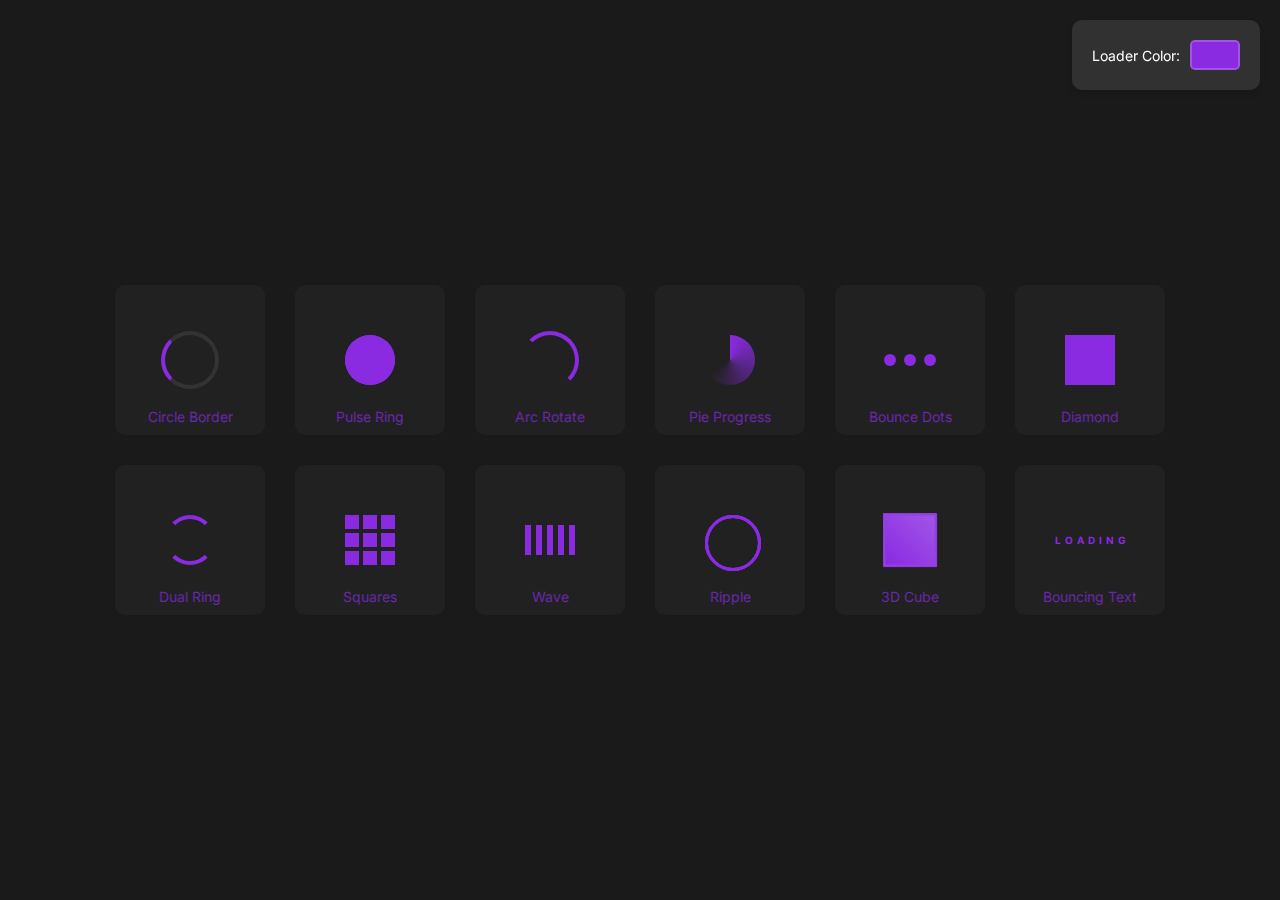
<file: Loaders/index.html>
<!DOCTYPE html>
<html lang="en">
<head>
    <meta charset="UTF-8">
    <meta name="viewport" content="width=device-width, initial-scale=1.0">
    <title>CSS Loaders</title>
    <link rel="stylesheet" href="style.css">
</head>
<body>
    <div class="controls">
        <label>
            Loader Color:
            <input type="color" value="#8A2BE2" onchange="document.documentElement.style.setProperty('--loader-color', this.value)">
        </label>
    </div>

    <div class="container">
        <div class="loader-box" data-label="Circle Border">
            <div class="loader-1"></div>
        </div>
        
        <div class="loader-box" data-label="Pulse Ring">
            <div class="loader-2"></div>
        </div>
        
        <div class="loader-box" data-label="Arc Rotate">
            <div class="loader-3"></div>
        </div>
        
        <div class="loader-box" data-label="Pie Progress">
            <div class="loader-4"></div>
        </div>
        
        <div class="loader-box" data-label="Bounce Dots">
            <div class="loader-5">
                <div class="dot"></div>
                <div class="dot"></div>
                <div class="dot"></div>
            </div>
        </div>
        
        <div class="loader-box" data-label="Diamond">
            <div class="loader-6"></div>
        </div>

        <div class="loader-box" data-label="Dual Ring">
            <div class="loader-7"></div>
        </div>

        <div class="loader-box" data-label="Squares">
            <div class="loader-8">
                <div class="square"></div>
                <div class="square"></div>
                <div class="square"></div>
                <div class="square"></div>
                <div class="square"></div>
                <div class="square"></div>
                <div class="square"></div>
                <div class="square"></div>
                <div class="square"></div>
            </div>
        </div>

        <div class="loader-box" data-label="Wave">
            <div class="loader-9">
                <div class="bar"></div>
                <div class="bar"></div>
                <div class="bar"></div>
                <div class="bar"></div>
                <div class="bar"></div>
            </div>
        </div>

        <div class="loader-box" data-label="Ripple">
            <div class="loader-10">
                <span></span>
                <span></span>
                <span></span>
            </div>
        </div>

        <div class="loader-box" data-label="3D Cube">
            <div class="loader-11">
                <div class="cube">
                    <div class="face face-front"></div>
                    <div class="face face-back"></div>
                    <div class="face face-right"></div>
                    <div class="face face-left"></div>
                    <div class="face face-top"></div>
                    <div class="face face-bottom"></div>
                </div>
            </div>
        </div>

        <div class="loader-box" data-label="Bouncing Text">
            <div class="loader-12">
                <div class="text">
                    <span class="letter">L</span>
                    <span class="letter">O</span>
                    <span class="letter">A</span>
                    <span class="letter">D</span>
                    <span class="letter">I</span>
                    <span class="letter">N</span>
                    <span class="letter">G</span>
                </div>
            </div>
        </div>
    </div>
</body>
</html>
</file>
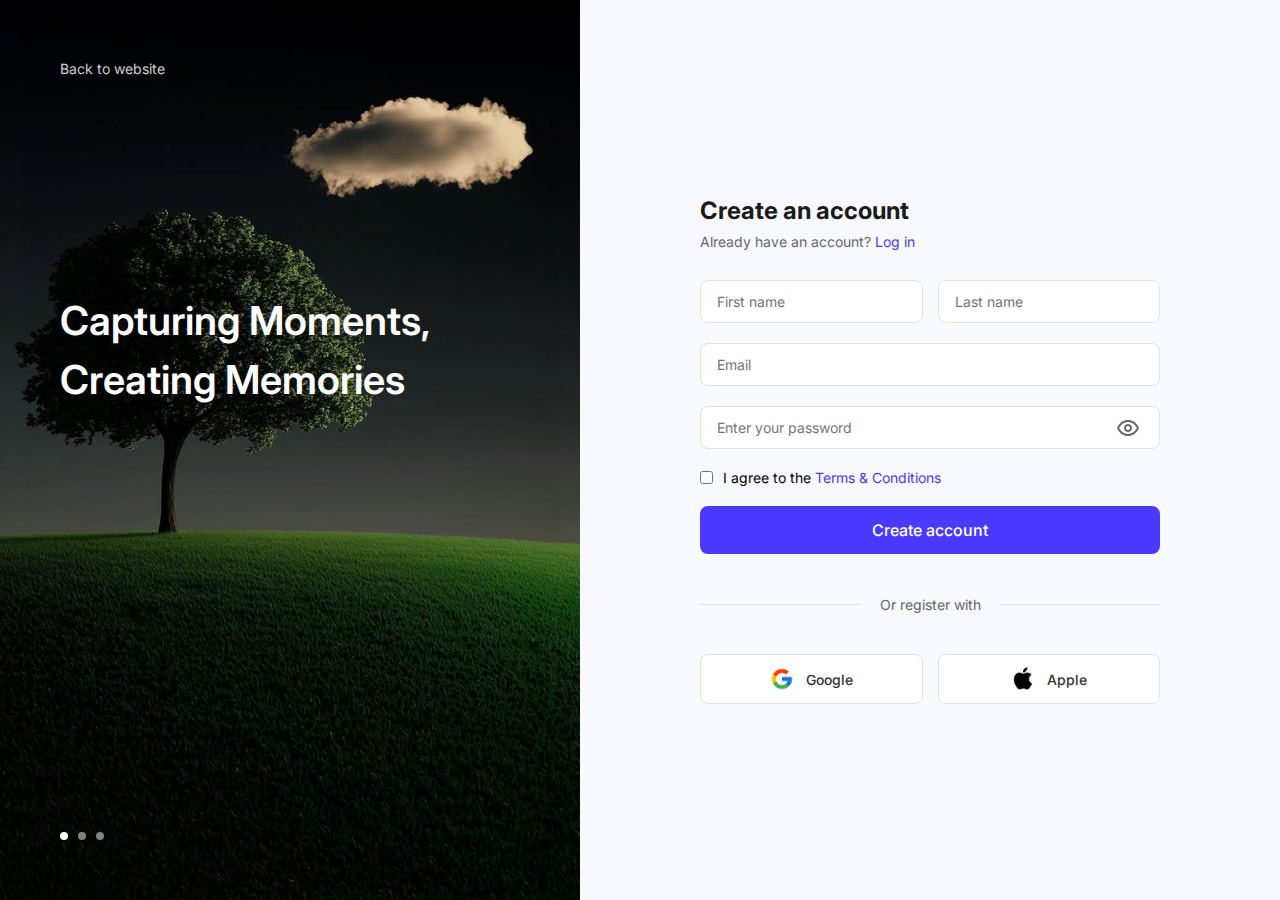
<file: Login/index.html>
<!DOCTYPE html>
<html lang="en">
<head>
    <meta charset="UTF-8">
    <meta name="viewport" content="width=device-width, initial-scale=1.0">
    <title>Login Page</title>
    <link rel="stylesheet" href="style.css">
    <link href="https://fonts.googleapis.com/css2?family=Inter:wght@400;500;600&display=swap" rel="stylesheet">
</head>
<body>
    <div class="container">
        <div class="left-section">
            <div class="left-content">
                <a href="#" class="back-button">Back to website</a>
                <div class="text-animation">
                    <h1 class="main-heading">Capturing Moments,</h1>
                    <h1 class="sub-heading">Creating Memories</h1>
                </div>
                <div class="dots">
                    <span class="dot active"></span>
                    <span class="dot"></span>
                    <span class="dot"></span>
                </div>
            </div>
            <img src="assets/image.jpg" alt="Desert Background" class="background-image">
        </div>
        <div class="right-section">
            <div class="form-container">
                <h2>Create an account</h2>
                <p class="login-link">Already have an account? <a href="#">Log in</a></p>
                
                <form class="signup-form">
                    <div class="name-fields">
                        <input type="text" placeholder="First name" required>
                        <input type="text" placeholder="Last name" required>
                    </div>
                    <input type="email" placeholder="Email" required>
                    <div class="password-field">
                        <input type="password" placeholder="Enter your password" required>
                        <button type="button" class="toggle-password">
                            <img src="assets/eye.png" alt="Toggle password visibility" class="eye-icon">
                        </button>
                    </div>
                    <div class="terms">
                        <input type="checkbox" id="terms" required>
                        <label for="terms">I agree to the <a href="#">Terms & Conditions</a></label>
                    </div>
                    <button type="submit" class="create-account">Create account</button>
                    
                    <div class="divider">
                        <span>Or register with</span>
                    </div>
                    
                    <div class="social-login">
                        <button type="button" class="google-btn">
                            <img src="assets/google.png" alt="Google" class="social-icon">
                            <span>Google</span>
                        </button>
                        <button type="button" class="apple-btn">
                            <img src="assets/apple.png" alt="Apple" class="social-icon">
                            <span>Apple</span>
                        </button>
                    </div>
                </form>
            </div>
        </div>
    </div>
    <script src="script.js"></script>
</body>
</html>
</file>
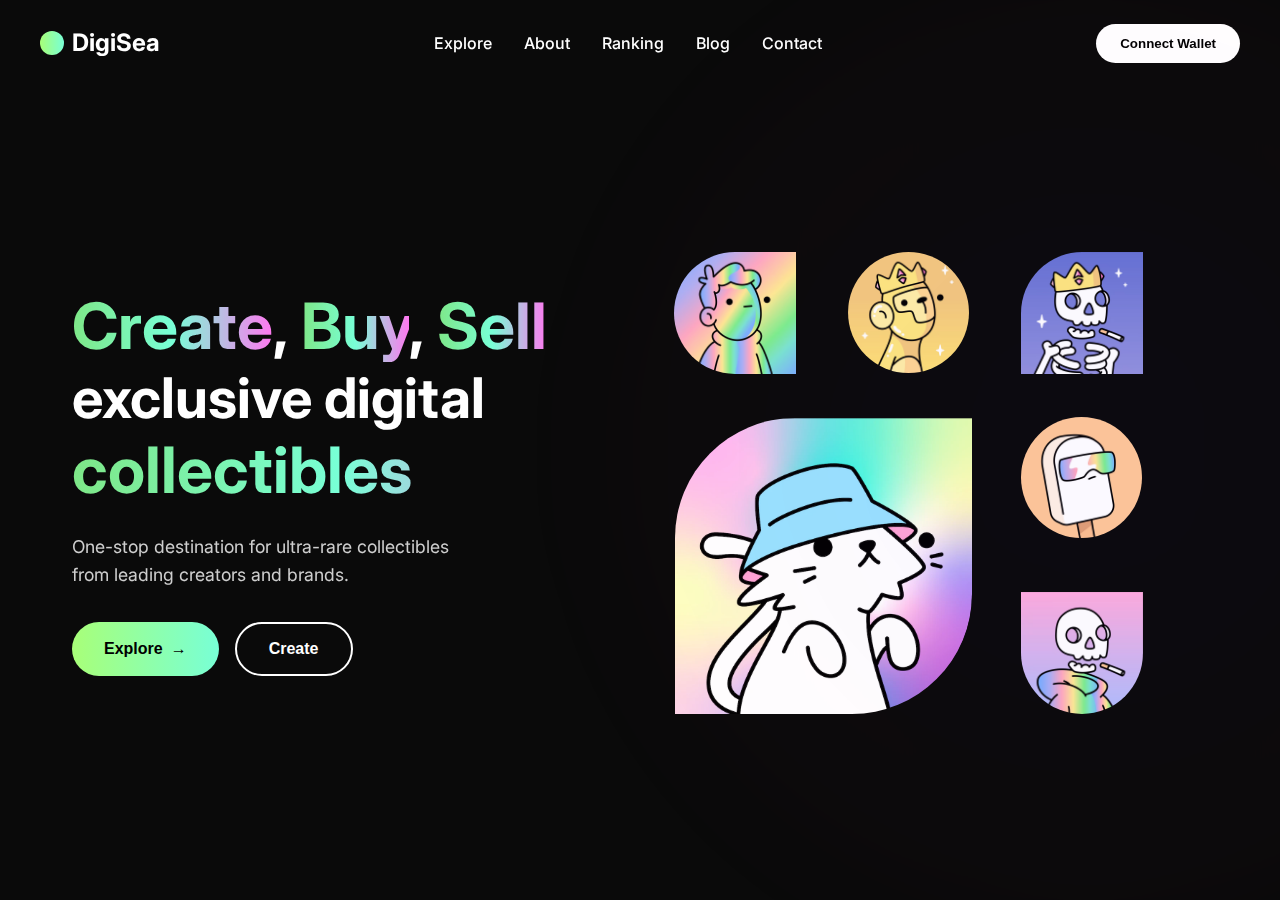
<file: NFT_Landing/index.html>
<!DOCTYPE html>
<html lang="en">
<head>
    <meta charset="UTF-8">
    <meta name="viewport" content="width=device-width, initial-scale=1.0">
    <title>DigiSea</title>
    <link rel="stylesheet" href="style.css">
    <link href="https://fonts.googleapis.com/css2?family=Inter:wght@400;500;600;700&display=swap" rel="stylesheet">
</head>
<body>
    <header>
        <nav>
            <div class="logo">
                <span class="logo-circle"></span>
                <span class="logo-text">DigiSea</span>
            </div>
            <div class="burger-menu">
                <div class="burger-bar"></div>
                <div class="burger-bar"></div>
                <div class="burger-bar"></div>
            </div>
            <ul class="nav-links">
                <li><a href="#explore">Explore</a></li>
                <li><a href="#about">About</a></li>
                <li><a href="#ranking">Ranking</a></li>
                <li><a href="#blog">Blog</a></li>
                <li><a href="#contact">Contact</a></li>
            </ul>
            <div class="mobile-menu">
                <ul class="mobile-nav-links">
                    <li><a href="#explore">Explore</a></li>
                    <li><a href="#about">About</a></li>
                    <li><a href="#ranking">Ranking</a></li>
                    <li><a href="#blog">Blog</a></li>
                    <li><a href="#contact">Contact</a></li>
                </ul>
                <button class="mobile-connect-wallet">Connect Wallet</button>
            </div>
            <button class="connect-wallet">Connect Wallet</button>
        </nav>
    </header>

    <main>
        <section class="hero">
            <div class="hero-content">
                <h1>
                    <span class="gradient-text">Create</span>, 
                    <span class="gradient-text">Buy</span>, 
                    <span class="gradient-text">Sell</span>
                    <div class="subtitle">exclusive digital</div>
                    <div class="gradient-text">collectibles</div>
                </h1>
                <p class="hero-description">
                    One-stop destination for ultra-rare collectibles<br>
                    from leading creators and brands.
                </p>
                <div class="cta-buttons">
                    <button class="explore-btn">Explore <span class="arrow">→</span></button>
                    <button class="create-btn">Create</button>
                </div>
            </div>
            <div class="nft-showcase">
                <div class="nft-grid">

                    <div class="top-row">
                        <div class="nft-item">
                            <img src="assets/1.avif" alt="NFT Character 1">
                        </div>
                        <div class="nft-item">
                            <img src="assets/3.avif" alt="NFT Character 2">
                        </div>
                        <div class="nft-item">
                            <img src="assets/4.avif" alt="NFT Character 3">
                        </div>
                    </div>

                    <div class="bottom-row">
                        <div class="main-nft">
                            <img src="assets/2.webp" alt="Main NFT Character">
                        </div>
                        <div class="right-column">
                            <div class="nft-item">
                                <img src="assets/5.avif" alt="NFT Character 5">
                            </div>
                            <div class="nft-item">
                                <img src="assets/6.avif" alt="NFT Character 6">
                            </div>
                        </div>
                    </div>
                </div>
            </div>
        </section>
    </main>
</body>
<script>
    document.querySelector('.burger-menu').addEventListener('click', function() {
    this.classList.toggle('active');
    document.querySelector('.mobile-menu').classList.toggle('active');
    document.body.classList.toggle('menu-open');
});
</script>
</html>
</file>
<file: Loaders/style.css>
@import url('https://fonts.googleapis.com/css2?family=Inter:ital,opsz,wght@0,14..32,100..900;1,14..32,100..900&display=swap');

:root {
    --loader-color: #8A2BE2;
    --loader-size: 50px;
    --loader-speed: 1s;
    --background-color: #1a1a1a;
}

body {
    margin: 0;
    min-height: 100vh;
    display: flex;
    justify-content: center;
    align-items: center;
    background-color: var(--background-color);
    font-family: Inter, Arial, sans-serif;
}

.container {
    display: flex;
    flex-wrap: wrap;
    justify-content: center;
    gap: 30px;
    padding: 20px;
    max-width: 1200px;
    margin: 0 auto;
}

.loader-box {
    flex: 0 0 auto;
    width: 150px;
    height: 150px;
    display: flex;
    justify-content: center;
    align-items: center;
    background: rgba(255, 255, 255, 0.03);
    border-radius: 10px;
    position: relative;
}

.loader-box::after {
    content: attr(data-label);
    position: absolute;
    bottom: 10px;
    color: var(--loader-color);
    font-size: 14px;
    opacity: 0.7;
}


.loader-1 {
    width: var(--loader-size);
    height: var(--loader-size);
    border: 4px solid #333;
    border-left-color: var(--loader-color);
    border-radius: 50%;
    animation: rotate var(--loader-speed) linear infinite;
}


.loader-2 {
    width: var(--loader-size);
    height: var(--loader-size);
    position: relative;
}

.loader-2::before {
    content: '';
    position: absolute;
    width: 100%;
    height: 100%;
    border-radius: 50%;
    background: var(--loader-color);
    animation: pulse var(--loader-speed) ease-out infinite;
}

.loader-2::after {
    content: '';
    position: absolute;
    width: 100%;
    height: 100%;
    border-radius: 50%;
    background: var(--loader-color);
    animation: pulse var(--loader-speed) ease-out infinite;
    animation-delay: calc(var(--loader-speed) / 2);
}


.loader-3 {
    width: var(--loader-size);
    height: var(--loader-size);
    border: 4px solid transparent;
    border-top-color: var(--loader-color);
    border-right-color: var(--loader-color);
    border-radius: 50%;
    animation: rotateArc var(--loader-speed) linear infinite;
}


.loader-4 {
    width: var(--loader-size);
    height: var(--loader-size);
    background: conic-gradient(var(--loader-color) 0%, transparent 65%);
    border-radius: 50%;
    animation: pie var(--loader-speed) linear infinite;
}


.loader-5 {
    display: flex;
    gap: 8px;
}

.loader-5 .dot {
    width: 12px;
    height: 12px;
    background: var(--loader-color);
    border-radius: 50%;
    animation: bounce var(--loader-speed) ease-in-out infinite;
}

.loader-5 .dot:nth-child(2) { animation-delay: 0.2s; }
.loader-5 .dot:nth-child(3) { animation-delay: 0.4s; }


.loader-6 {
    width: var(--loader-size);
    height: var(--loader-size);
    background-color: var(--loader-color);
    animation: diamond var(--loader-speed) ease infinite;
}



.loader-7 {
    width: var(--loader-size);
    height: var(--loader-size);
    display: inline-block;
    position: relative;
}

.loader-7::after {
    content: '';
    display: block;
    width: calc(var(--loader-size) - 8px);
    height: calc(var(--loader-size) - 8px);
    border-radius: 50%;
    border: 4px solid var(--loader-color);
    border-color: var(--loader-color) transparent var(--loader-color) transparent;
    animation: dualRing var(--loader-speed) linear infinite;
}


.loader-8 {
    width: var(--loader-size);
    height: var(--loader-size);
    display: grid;
    grid-template-columns: repeat(3, 1fr);
    gap: 4px;
    animation: squareRotate calc(var(--loader-speed) * 2) linear infinite;
}

.loader-8 .square {
    width: 100%;
    height: 100%;
    background-color: var(--loader-color);
    animation: squarePulse var(--loader-speed) ease-in-out infinite;
}

.loader-8 .square:nth-child(1) { animation-delay: 0.1s; }
.loader-8 .square:nth-child(2) { animation-delay: 0.2s; }
.loader-8 .square:nth-child(3) { animation-delay: 0.3s; }
.loader-8 .square:nth-child(4) { animation-delay: 0.4s; }
.loader-8 .square:nth-child(5) { animation-delay: 0.5s; }
.loader-8 .square:nth-child(6) { animation-delay: 0.6s; }
.loader-8 .square:nth-child(7) { animation-delay: 0.7s; }
.loader-8 .square:nth-child(8) { animation-delay: 0.8s; }
.loader-8 .square:nth-child(9) { animation-delay: 0.9s; }


.loader-9 {
    width: var(--loader-size);
    height: calc(var(--loader-size) * 0.6);
    display: flex;
    justify-content: space-between;
    align-items: center;
}

.loader-9 .bar {
    width: calc(var(--loader-size) * 0.12);
    height: 100%;
    background-color: var(--loader-color);
    animation: wave var(--loader-speed) ease-in-out infinite;
}

.loader-9 .bar:nth-child(2) { animation-delay: 0.1s; }
.loader-9 .bar:nth-child(3) { animation-delay: 0.2s; }
.loader-9 .bar:nth-child(4) { animation-delay: 0.3s; }
.loader-9 .bar:nth-child(5) { animation-delay: 0.4s; }


.loader-10 {
    width: var(--loader-size);
    height: var(--loader-size);
    position: relative;
}

.loader-10 span {
    position: absolute;
    width: 100%;
    height: 100%;
    border-radius: 50%;
    border: 3px solid var(--loader-color);
    animation: ripple var(--loader-speed) ease-out infinite;
}

.loader-10 span:nth-child(2) { animation-delay: calc(var(--loader-speed) / 3); }
.loader-10 span:nth-child(3) { animation-delay: calc(var(--loader-speed) / 3 * 2); }


.loader-11 {
    width: var(--loader-size);
    height: var(--loader-size);
    position: relative;
    transform-style: preserve-3d;
    perspective: 400px;
}

.loader-11 .cube {
    width: 100%;
    height: 100%;
    position: relative;
    transform-style: preserve-3d;
    animation: rotate3D 3s ease-in-out infinite;
}

.loader-11 .face {
    position: absolute;
    width: 100%;
    height: 100%;
    background: var(--loader-color);
    border: 2px solid rgba(255, 255, 255, 0.1);
    box-sizing: border-box;
}

.loader-11 .face-front  { transform: translateZ(calc(var(--loader-size) * 0.5)); }
.loader-11 .face-back   { transform: translateZ(calc(var(--loader-size) * -0.5)) rotateY(180deg); }
.loader-11 .face-right  { transform: translateX(calc(var(--loader-size) * 0.5)) rotateY(90deg); }
.loader-11 .face-left   { transform: translateX(calc(var(--loader-size) * -0.5)) rotateY(-90deg); }
.loader-11 .face-top    { transform: translateY(calc(var(--loader-size) * -0.5)) rotateX(90deg); }
.loader-11 .face-bottom { transform: translateY(calc(var(--loader-size) * 0.5)) rotateX(-90deg); }

.loader-11 .face::after {
    content: '';
    position: absolute;
    inset: 0;
    background: linear-gradient(45deg,
        transparent,
        rgba(255, 255, 255, 0.2)
    );
}

@keyframes rotate3D {
    0% { transform: rotateX(0) rotateY(0); }
    33% { transform: rotateX(360deg) rotateY(0); }
    66% { transform: rotateX(360deg) rotateY(360deg); }
    100% { transform: rotateX(0) rotateY(720deg); }
}


.loader-12 {
    width: var(--loader-size);
    height: var(--loader-size);
    display: flex;
    justify-content: center;
    align-items: center;
}

.loader-12 .text {
    display: flex;
    gap: 4px;
}

.loader-12 .letter {
    font-size: calc(var(--loader-size) * 0.2);
    font-weight: bold;
    color: var(--loader-color);
    animation: bounce 0.75s ease-in-out infinite;
}

.loader-12 .letter:nth-child(2) { animation-delay: 0.1s; }
.loader-12 .letter:nth-child(3) { animation-delay: 0.2s; }
.loader-12 .letter:nth-child(4) { animation-delay: 0.3s; }
.loader-12 .letter:nth-child(5) { animation-delay: 0.4s; }
.loader-12 .letter:nth-child(6) { animation-delay: 0.5s; }
.loader-12 .letter:nth-child(7) { animation-delay: 0.6s; }

@keyframes bounce {
    0%, 100% {
        transform: translateY(0);
    }
    50% {
        transform: translateY(-15px);
    }
}


@keyframes pulse {
    0% {
        transform: scale(0);
        opacity: 1;
    }
    100% {
        transform: scale(1.5);
        opacity: 0;
    }
}

@keyframes rotate {
    100% { transform: rotate(360deg); }
}

@keyframes rotateArc {
    100% { transform: rotate(360deg); }
}

@keyframes pie {
    100% { transform: rotate(360deg); }
}

@keyframes diamond {
    0% { transform: rotate(0deg); }
    50% { transform: rotate(180deg) scale(0.8); }
    100% { transform: rotate(360deg); }
}

@keyframes dualRing {
    0% { transform: rotate(0deg); }
    100% { transform: rotate(360deg); }
}

@keyframes squarePulse {
    0%, 100% { opacity: 0.3; transform: scale(0.8); }
    50% { opacity: 1; transform: scale(1); }
}

@keyframes squareRotate {
    0% { transform: rotate(0deg); }
    100% { transform: rotate(360deg); }
}

@keyframes wave {
    0%, 100% { transform: scaleY(0.5); }
    50% { transform: scaleY(1); }
}

@keyframes ripple {
    0% { transform: scale(0); opacity: 1; }
    100% { transform: scale(1); opacity: 0; }
}

.controls {
    position: fixed;
    top: 20px;
    right: 20px;
    background: rgba(255, 255, 255, 0.1);
    padding: 20px;
    border-radius: 10px;
    color: white;
    backdrop-filter: blur(10px);
    box-shadow: 0 4px 6px rgba(0, 0, 0, 0.1);
    z-index: 1000;
    transition: all 0.3s ease;
}

.controls label {
    display: flex;
    align-items: center;
    gap: 10px;
    font-size: 14px;
    white-space: nowrap;
}

.controls input[type="color"] {
    width: 50px;
    height: 30px;
    padding: 0;
    border: none;
    border-radius: 5px;
    background: none;
    cursor: pointer;
}

.controls input[type="color"]::-webkit-color-swatch-wrapper {
    padding: 0;
}

.controls input[type="color"]::-webkit-color-swatch {
    border: 2px solid rgba(255, 255, 255, 0.2);
    border-radius: 4px;
}

/* Responsive controls */
@media screen and (max-width: 768px) {
    .controls {
        top: auto;
        bottom: 20px;
        right: 50%;
        transform: translateX(50%);
        padding: 15px;
        display: flex;
        align-items: center;
        justify-content: center;
    }

    .controls label {
        font-size: 13px;
    }

    .controls input[type="color"] {
        width: 40px;
        height: 25px;
    }
}

@media screen and (max-width: 480px) {
    .controls {
        padding: 12px;
        width: auto;
        min-width: 160px;
    }

    .controls label {
        font-size: 12px;
        gap: 8px;
    }

    .controls input[type="color"] {
        width: 35px;
        height: 22px;
    }
}

@media screen and (max-height: 600px) and (orientation: landscape) {
    .controls {
        position: static;
        margin: 10px auto;
        transform: none;
        width: auto;
        display: inline-flex;
    }
}

/* Touch device optimization */
@media (hover: none) and (pointer: coarse) {
    .controls {
        padding: 15px;
    }

    .controls input[type="color"] {
        width: 44px;
        height: 28px;
    }

    .controls label {
        gap: 12px;
    }
}

/* Responsive Grid Layout */
@media screen and (max-width: 1200px) {
    .container {
        grid-template-columns: repeat(2, 1fr);
        gap: 30px;
        padding: 15px;
    }
}

@media screen and (max-width: 768px) {
    .container {
        gap: 20px;
        padding: 15px;
    }

    .loader-box {
        width: 120px;
        height: 120px;
    }

    :root {
        --loader-size: 40px;
    }
}

@media screen and (max-width: 480px) {
    .container {
        gap: 15px;
        padding: 10px;
    }

    .loader-box {
        width: 100px;
        height: 100px;
    }

    :root {
        --loader-size: 35px;
    }
}

/* Fix for very small screens */
@media screen and (max-width: 320px) {
    .container {
        gap: 10px;
        padding: 5px;
    }

    .loader-box {
        width: 90px;
        height: 90px;
    }

    :root {
        --loader-size: 30px;
    }
}

/* Fix for very tall screens (mobile in landscape) */
@media screen and (max-height: 600px) and (orientation: landscape) {
    .container {
        gap: 15px;
        padding: 10px;
    }

    .loader-box {
        width: 100px;
        height: 100px;
    }

    :root {
        --loader-size: 35px;
    }

    .controls {
        position: static;
        margin: 10px auto;
        transform: none;
    }
}
</file>
<file: Login/style.css>
* {
    margin: 0;
    padding: 0;
    box-sizing: border-box;
    font-family: 'Inter', sans-serif;
}

body {
    min-height: 100vh;
    display: flex;
    align-items: stretch;
    justify-content: stretch;
    background-color: #f8f9fe;
    margin: 0;
    overflow-x: hidden;
}

.container {
    width: 100%;
    display: flex;
    overflow: hidden;
}

.left-section {
    flex: 1;
    position: relative;
    min-height: 100vh;
    overflow: hidden;
}

.left-content {
    position: relative;
    z-index: 2;
    height: 100%;
    display: flex;
    flex-direction: column;
    color: white;
    padding: 60px;
}

.background-image {
    position: absolute;
    top: 0;
    left: 0;
    width: 100%;
    height: 100%;
    object-fit: cover;
    z-index: 1;
}

.back-button {
    color: white;
    text-decoration: none;
    font-size: 14px;
    opacity: 0.8;
    transition: opacity 0.3s;
}

.back-button:hover {
    opacity: 1;
}

.text-animation {
    margin: auto 0;
    overflow: hidden;
}

.main-heading,
.sub-heading {
    font-size: 2.5rem;
    font-weight: 600;
    margin: 10px 0;
    opacity: 0;
    transform: translateY(20px);
    transition: opacity 0.5s ease, transform 0.5s ease;
}

.main-heading.active,
.sub-heading.active {
    opacity: 1;
    transform: translateY(0);
}

.main-heading.fade-out,
.sub-heading.fade-out {
    opacity: 0;
    transform: translateY(-20px);
}

.dots {
    display: flex;
    gap: 10px;
    margin-top: auto;
}

.dot {
    width: 8px;
    height: 8px;
    border-radius: 50%;
    background: rgba(255, 255, 255, 0.5);
    transition: background-color 0.5s ease;
}

.dot.active {
    background: white;
}

.right-section {
    flex: 1;
    padding: 60px;
    background: #f8f9fe;
    display: flex;
    align-items: center;
    justify-content: center;
    min-height: 100vh;
}

.form-container {
    width: 100%;
    max-width: 460px;
    margin: 0 auto;
}

h2 {
    font-size: 24px;
    color: #1a1a1a;
    margin-bottom: 8px;
}

.login-link {
    color: #666;
    font-size: 14px;
    margin-bottom: 30px;
}

.login-link a {
    color: #4a3aff;
    text-decoration: none;
}

.signup-form {
    display: flex;
    flex-direction: column;
    gap: 20px;
}

.name-fields {
    display: flex;
    gap: 15px;
}

input[type="text"],
input[type="email"],
input[type="password"] {
    width: 100%;
    padding: 12px 16px;
    border: 1px solid #e1e1e1;
    border-radius: 8px;
    font-size: 14px;
    transition: border-color 0.3s;
}

input:focus {
    outline: none;
    border-color: #4a3aff;
}

.password-field {
    position: relative;
}

.toggle-password {
    position: absolute;
    right: 16px;
    top: 50%;
    transform: translateY(-50%);
    background: none;
    border: none;
    cursor: pointer;
    padding: 4px;
    display: flex;
    align-items: center;
    justify-content: center;
}

.eye-icon {
    width: 24px;
    height: 24px;
    opacity: 0.6;
    transition: opacity 0.3s;
}

.toggle-password:hover .eye-icon {
    opacity: 1;
}

.terms {
    display: flex;
    align-items: center;
    gap: 10px;
    font-size: 14px;
}

.terms a {
    color: #4a3aff;
    text-decoration: none;
}

.create-account {
    background: #4a3aff;
    color: white;
    border: none;
    padding: 14px;
    border-radius: 8px;
    font-size: 16px;
    font-weight: 500;
    cursor: pointer;
    transition: background 0.3s;
}

.create-account:hover {
    background: #2c1fff;
}

.divider {
    text-align: center;
    position: relative;
    margin: 20px 0;
}

.divider::before,
.divider::after {
    content: "";
    position: absolute;
    top: 50%;
    width: calc(50% - 70px);
    height: 1px;
    background: #e1e1e1;
}

.divider::before {
    left: 0;
}

.divider::after {
    right: 0;
}

.divider span {
    background: #f8f9fe;
    padding: 0 20px;
    color: #666;
    font-size: 14px;
}

.social-login {
    display: flex;
    gap: 15px;
}

.google-btn,
.apple-btn {
    flex: 1;
    display: flex;
    align-items: center;
    justify-content: center;
    gap: 12px;
    padding: 12px;
    border: 1px solid #e1e1e1;
    border-radius: 8px;
    background: white;
    cursor: pointer;
    transition: all 0.3s ease;
}

.google-btn:hover,
.apple-btn:hover {
    background: #f5f5f5;
    border-color: #d1d1d1;
}

.social-icon {
    width: 24px;
    height: 24px;
    object-fit: contain;
}

.google-btn span,
.apple-btn span {
    font-size: 14px;
    color: #333;
    font-weight: 500;
}

@media (max-width: 1024px) {
    .container {
        flex-direction: column;
        height: auto;
    }

    .left-section {
        min-height: 50vh;
    }

    .left-content {
        padding: 40px;
    }

    .right-section {
        min-height: auto;
        padding: 40px 20px;
    }

    .form-container {
        max-width: 100%;
        padding: 0 20px;
    }

    .main-heading,
    .sub-heading {
        font-size: 2rem;
    }
}

@media (max-width: 768px) {
    .left-section {
        min-height: 40vh;
    }

    .left-content {
        padding: 30px;
    }

    .right-section {
        padding: 30px 15px;
    }

    .name-fields {
        flex-direction: column;
        gap: 15px;
    }

    .social-login {
        flex-direction: column;
        gap: 10px;
    }

    .main-heading,
    .sub-heading {
        font-size: 1.75rem;
    }
}

@media (max-width: 480px) {
    .left-section {
        min-height: 35vh;
    }

    .left-content {
        padding: 20px;
    }

    .right-section {
        padding: 20px 15px;
    }

    .main-heading,
    .sub-heading {
        font-size: 1.5rem;
    }

    .form-container {
        padding: 0 10px;
    }
}

@media (orientation: landscape) and (max-height: 600px) {
    .container {
        flex-direction: row;
    }

    .left-section,
    .right-section {
        min-height: 100vh;
    }

    .left-content {
        padding: 30px;
    }

    .main-heading,
    .sub-heading {
        font-size: 1.5rem;
        margin: 5px 0;
    }
}
</file>
<file: NFT_Landing/style.css>
:root {
    --primary-gradient: linear-gradient(to right, #a8ff78, #78ffd6);
    --text-gradient: linear-gradient(to right, #7ee787, #78ffd6, #ff78f0);
    --background: #0a0a0a;
    --text-color: #ffffff;
}

* {
    margin: 0;
    padding: 0;
    box-sizing: border-box;
}

body {
    font-family: 'Inter', sans-serif;
    background-color: var(--background);
    color: var(--text-color);
    line-height: 1.6;
    position: relative;
    overflow-x: hidden;
}

body::after {
    content: '';
    position: fixed;
    top: 50%;
    right: -25%;
    width: 80vw;
    height: 80vw;
    background:
        radial-gradient(circle at center,
            rgba(147, 51, 234, 0.05) 0%,
            rgba(79, 70, 229, 0.05) 25%,
            rgba(236, 72, 153, 0.03) 50%,
            rgba(147, 51, 234, 0.02) 75%,
            transparent 100%);
    filter: blur(60px);
    border-radius: 50%;
    pointer-events: none;
    z-index: 0;
    transform: translateY(-50%);
    opacity: 0.6;
    z-index: 101;
}

body.menu-open {
    overflow: hidden;
}


header {
    padding: 1.5rem 2rem;
    position: fixed;
    width: 100%;
    top: 0;
    z-index: 100;
    background: rgba(10, 10, 10, 0.8);
    backdrop-filter: blur(10px);
}

nav {
    display: flex;
    justify-content: space-between;
    align-items: center;
    max-width: 1200px;
    margin: 0 auto;
    position: relative;
}

.logo {
    display: flex;
    align-items: center;
    gap: 0.5rem;
}

.logo-circle {
    width: 24px;
    height: 24px;
    border-radius: 50%;
    background: var(--primary-gradient);
}

.logo-text {
    font-size: 1.5rem;
    font-weight: 700;
}

.nav-links {
    display: flex;
    gap: 2rem;
    list-style: none;
}

.nav-links a {
    color: var(--text-color);
    text-decoration: none;
    font-weight: 500;
    transition: opacity 0.3s;
}

.nav-links a:hover {
    opacity: 0.8;
}

.connect-wallet {
    background: #fff;
    color: #000;
    border: none;
    padding: 0.75rem 1.5rem;
    border-radius: 50px;
    font-weight: 600;
    cursor: pointer;
    transition: transform 0.3s;
}

.connect-wallet:hover {
    transform: scale(1.05);
}


.burger-menu {
    display: none;
    flex-direction: column;
    justify-content: space-between;
    width: 30px;
    height: 20px;
    cursor: pointer;
    z-index: 1000;
}

.burger-bar {
    width: 100%;
    height: 2px;
    background-color: var(--text-color);
    transition: all 0.3s ease-in-out;
}

.burger-menu.active .burger-bar:nth-child(1) {
    transform: translateY(9px) rotate(45deg);
}

.burger-menu.active .burger-bar:nth-child(2) {
    opacity: 0;
}

.burger-menu.active .burger-bar:nth-child(3) {
    transform: translateY(-9px) rotate(-45deg);
}


.mobile-menu {
    display: none;
    position: fixed;
    top: 0;
    left: 0;
    width: 100%;
    min-height: fit-content;
    background: var(--background);
    padding: 6rem 2rem 2rem;
    transform: translateX(100%);
    transition: transform 0.3s ease-in-out;
}

.mobile-menu.active {
    transform: translateX(0);
}

.mobile-nav-links {
    list-style: none;
    margin-bottom: 2rem;
}

.mobile-nav-links li {
    margin-bottom: 1.5rem;
}

.mobile-nav-links a {
    color: var(--text-color);
    text-decoration: none;
    font-size: 1.5rem;
    font-weight: 500;
    display: block;
    padding: 0.5rem 0;
}

.mobile-connect-wallet {
    width: 100%;
    background: #fff;
    color: #000;
    border: none;
    padding: 1rem;
    border-radius: 50px;
    font-weight: 600;
    cursor: pointer;
    font-size: 1.1rem;
}


.hero {
    min-height: 100vh;
    display: flex;
    align-items: center;
    justify-content: space-between;
    padding: 6rem 2rem 2rem;
    max-width: 1200px;
    margin: 0 auto;
    position: relative;
}

.hero-content {
    flex: 1;
    max-width: 600px;
}

h1 {
    font-size: 4rem;
    line-height: 1.2;
    margin-bottom: 1.5rem;
}

.gradient-text {
    background: var(--text-gradient);
    -webkit-background-clip: text;
    background-clip: text;
    color: transparent;
    font-weight: 700;
}

.subtitle {
    font-size: 3.5rem;
    font-weight: 700;
}

.hero-description {
    font-size: 1.1rem;
    opacity: 0.8;
    margin-bottom: 2rem;
}

.cta-buttons {
    display: flex;
    gap: 1rem;
}

.explore-btn,
.create-btn {
    padding: 1rem 2rem;
    border-radius: 50px;
    font-weight: 600;
    cursor: pointer;
    transition: transform 0.3s;
    font-size: 1rem;
}

.explore-btn {
    background: var(--primary-gradient);
    border: none;
    color: #000;
    display: flex;
    align-items: center;
    gap: 0.5rem;
}

.create-btn {
    background: transparent;
    border: 2px solid #fff;
    color: #fff;
}

.explore-btn:hover,
.create-btn:hover {
    transform: scale(1.05);
}


.nft-showcase {
    flex: 1;
    display: flex;
    justify-content: center;
    align-items: center;
    padding: 2rem;
}

.nft-grid {
    width: 100%;
    max-width: 800px;
    display: flex;
    flex-direction: column;
    gap: 2.5rem;
}


.top-row {
    display: flex;
    justify-content: space-between;
    gap: 1.5rem;
    width: 100%;
    padding: 0 2rem;
}




.bottom-row {
    display: flex;
    justify-content: flex-start;
    gap: 1.5rem;
    width: 100%;
    padding: 0 2rem;
}

.right-column {
    display: flex;
    justify-content: space-between;
    flex-direction: column;
    gap: 1.5rem;
    margin-left: auto;
}


.main-nft {
    width: 300px;
    height: 300px;
    position: relative;
    border-radius: 20px;
    overflow: hidden;
    padding: 3px;
}

.main-nft img {
    width: 100%;
    height: 100%;
    object-fit: cover;
    border-radius: 18px;
    background: var(--background);
}


.nft-item {
    width: 125px;
    height: 125px;
    border-radius: 50%;
    overflow: hidden;
    position: relative;
    padding: 2px;
    flex-shrink: 0;
}

.nft-item img {
    width: 100%;
    height: 100%;
    object-fit: cover;
    border-radius: 50%;
}

.bottom-row>.main-nft {
    overflow: hidden;
    border-radius: 120px 0px;
}

.bottom-row>.main-nft img {
    object-fit: cover;
    border-radius: 120px 0px;
    width: 101%;
    height: 101%;
}

.top-row>.nft-item:nth-of-type(1) {
    overflow: hidden;
    border-radius: 50% 0px 0px 50%;
}

.top-row>.nft-item:nth-of-type(1) img {
    object-fit: cover;
    border-radius: 50% 0px 0px 50%;
    width: 101%;
    height: 101%;
}

.top-row>.nft-item:nth-of-type(3) {
    overflow: hidden;
    border-radius: 50% 0px 0px 0px;
}

.top-row>.nft-item:nth-of-type(3) img {
    object-fit: cover;
    border-radius: 50% 0px 0px 0px;
    width: 101%;
    height: 101%;
}

.bottom-row>.right-column .nft-item:nth-of-type(2) {
    overflow: hidden;
    border-radius: 0px 0px 50% 50%;
}

.bottom-row>.right-column .nft-item:nth-of-type(2) img {
    object-fit: cover;
    border-radius: 0px 0px 50% 50%;
    width: 101%;
    height: 101%;
}



@media (max-width: 1024px) {
    .hero {
        flex-direction: row;
        text-align: left;
        padding-top: 8rem;
    }

    .hero-content {
        margin-bottom: 3rem;

    }

    .hero-content h1 {
        font-size: 2.5rem;
    }

    .hero-description {
        font-size: 0.8rem;
    }

    .cta-buttons {
        justify-content: left;
    }

    h1 {
        font-size: 3rem;
    }

    .subtitle {
        font-size: 2.5rem;
    }

    .nft-grid {
        transform: scale(0.7);
        transition: transform 0.3s ease-in-out;
    }
}

@media (max-width: 768px) {
    .hero {
        text-align: left;
        padding-top: 8rem 0rem;
    }

    .nav-links,
    .connect-wallet {
        display: none;
    }

    .burger-menu {
        display: flex;
    }

    .mobile-menu {
        display: block;
        height: 100vh;
    }

    h1 {
        font-size: 2.5rem;
    }

    .subtitle {
        font-size: 2rem;
    }

    .nft-showcase {
        padding: 0;
    }

    .nft-grid {
        transform: scale(0.6);
    }

    .top-row {
        gap: 2rem;
    }

    .bottom-row {
        flex-direction: row;
        align-items: center;
    }

    .right-column {
        flex-direction: column;
        margin-left: 0;
    }

    .top-row,
    .bottom-row {
        justify-content: center;
        padding: 0;
    }
}

@media (max-width: 600px) {
    .hero {
        flex-direction: column;
        text-align: center;
        width: 100%;
    }

    .cta-buttons {
        justify-content: center;
    }

    .nft-grid {
        transform: scale(0.7);
    }
}

@media (max-width: 480px) {

    .nft-showcase {
        flex: 1;
        display: flex;
        justify-content: center;
        align-items: center;
    }

    .top-row {
        flex-wrap: wrap;
    }
}
</file>
